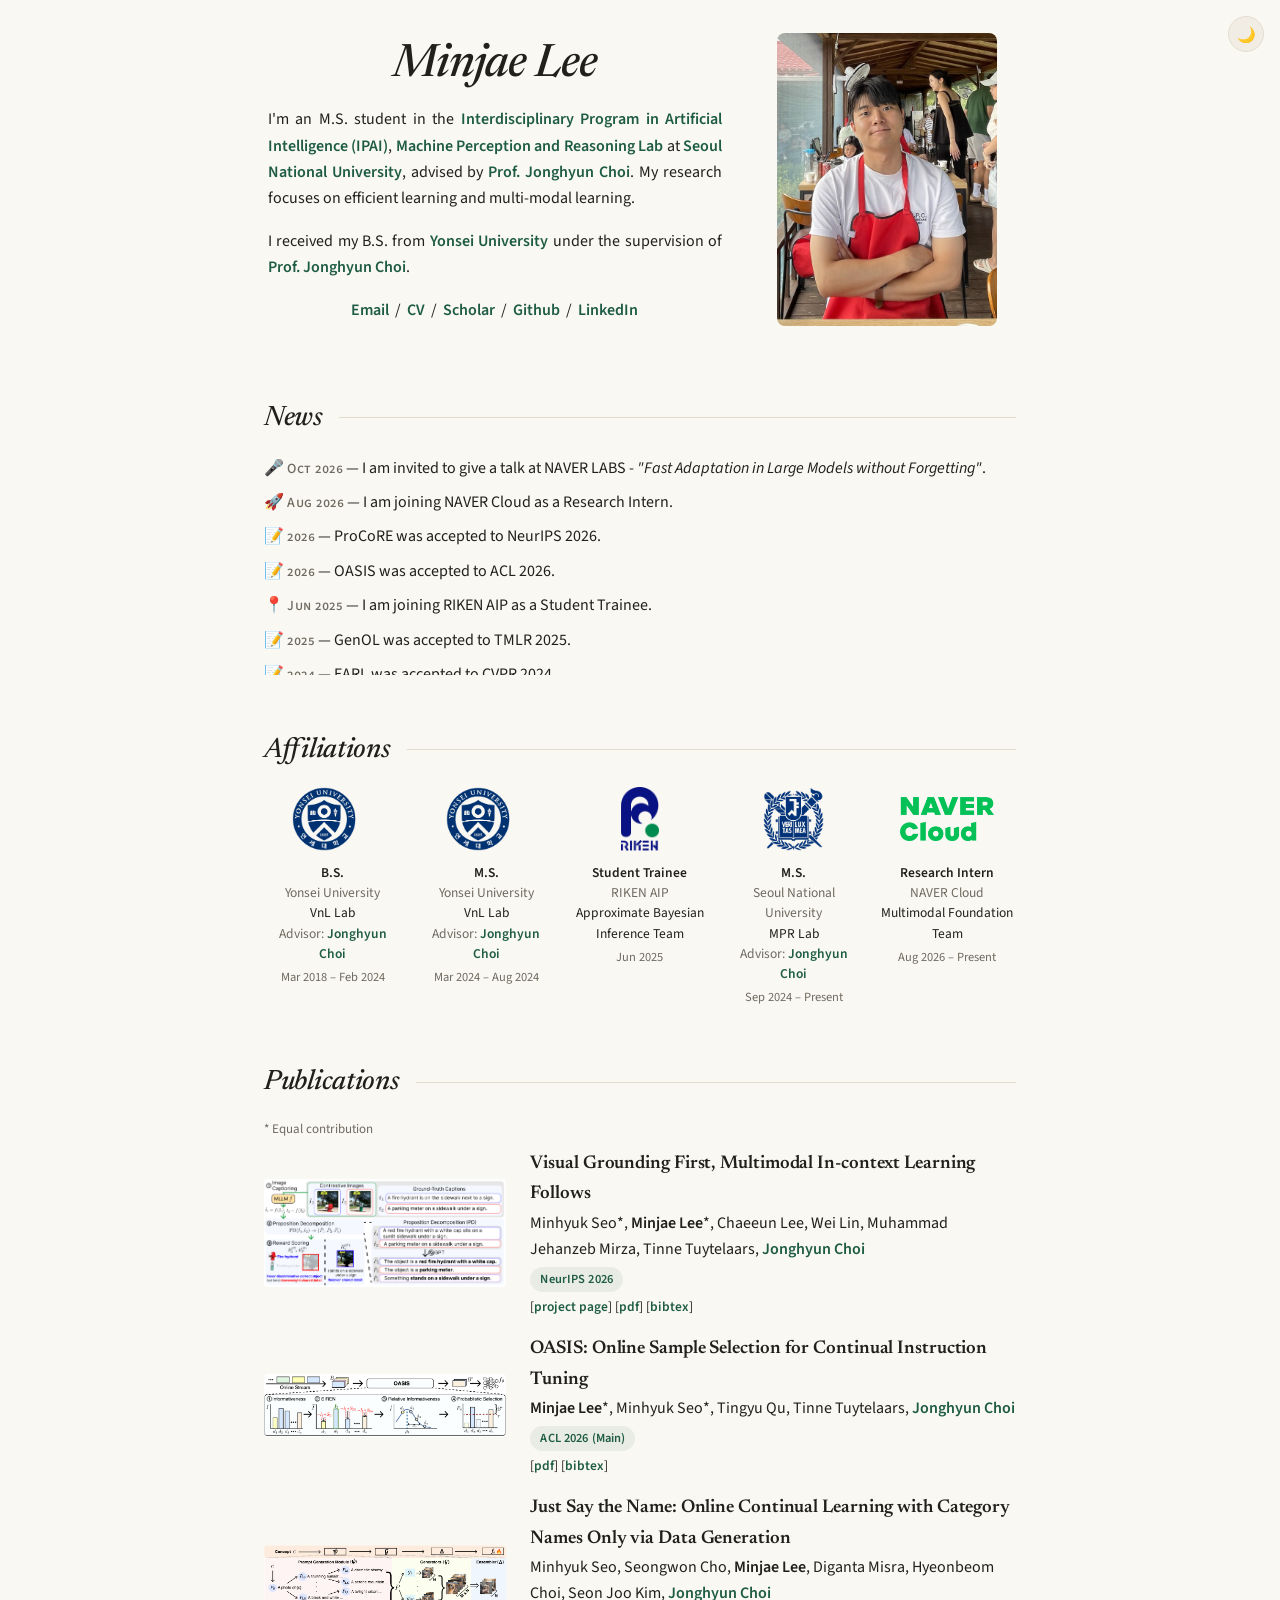
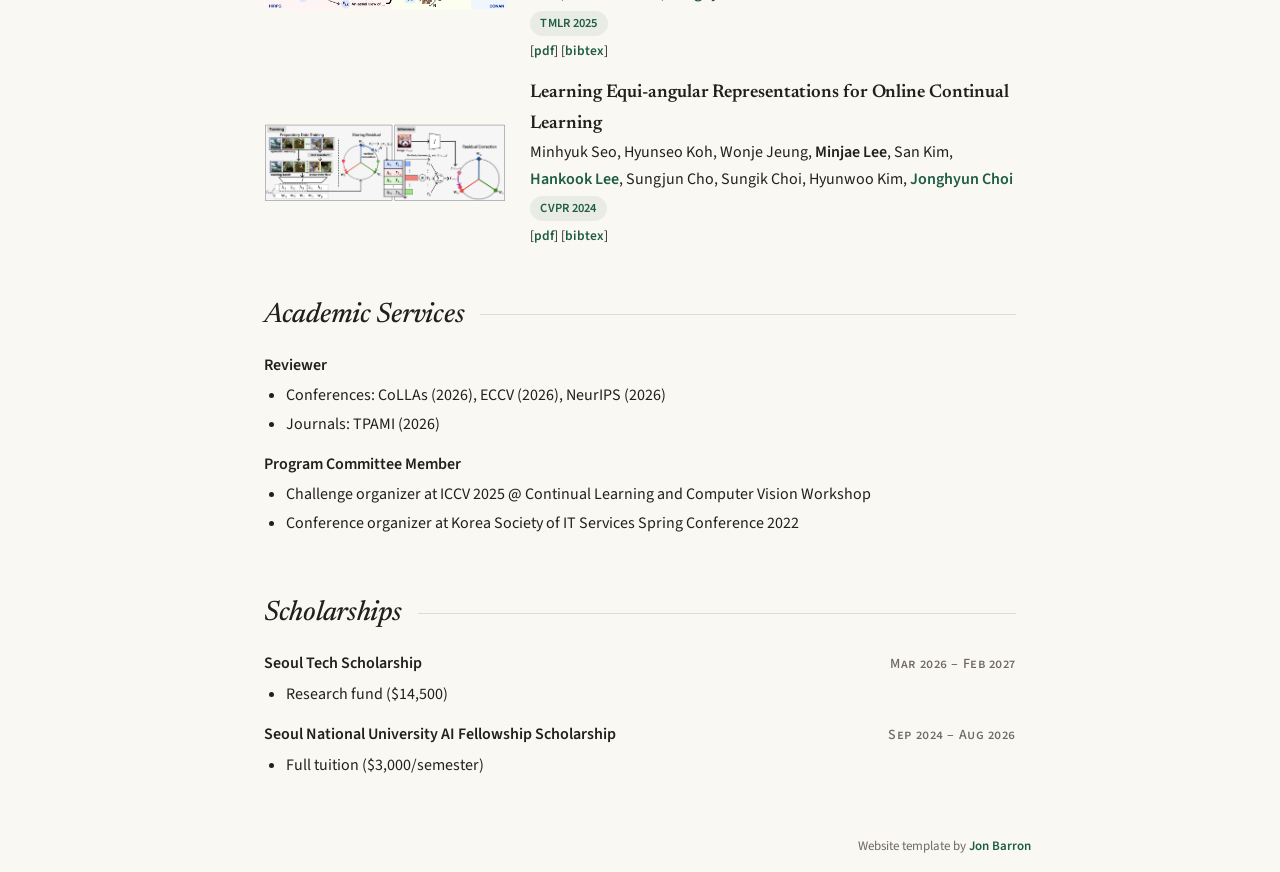
<file: index.html>
<!DOCTYPE HTML>
<html lang="en">
  <head>
    <meta charset="UTF-8">

    <title>Minjae Lee</title>

    <meta name="author" content="Minjae Lee">
    <meta name="viewport" content="width=device-width, initial-scale=1">

    <link rel="preconnect" href="https://fonts.googleapis.com">
    <link rel="preconnect" href="https://fonts.gstatic.com" crossorigin>
    <link href="https://fonts.googleapis.com/css2?family=Newsreader:ital,opsz,wght@0,6..72,400;0,6..72,600;1,6..72,500&family=Source+Sans+3:wght@400;600&display=swap" rel="stylesheet">

    <!-- Bump ?v= whenever stylesheet.css changes, so returning visitors get the new file. -->
    <link rel="stylesheet" type="text/css" href="stylesheet.css?v=2026-11-01e">

    <!-- Apply saved theme before paint to avoid a flash -->
    <script>
      (function () {
        var saved = null;
        try { saved = localStorage.getItem('theme'); } catch (e) {}
        var prefersDark = window.matchMedia && window.matchMedia('(prefers-color-scheme: dark)').matches;
        if (saved === 'dark' || (!saved && prefersDark)) {
          document.documentElement.setAttribute('data-theme', 'dark');
        }
      })();
    </script>
  </head>

  <body>
    <button class="theme-toggle" id="themeToggle" aria-label="Toggle dark mode" title="Toggle dark mode">🌙</button>

    <table style="width:100%;max-width:800px;border:0;border-spacing:0;border-collapse:separate;margin:0 auto;">
      <tbody>
        <tr>
          <td style="padding:0 8px;">

            <!-- ───────────── Header / Profile ───────────── -->
            <table class="stack-mobile" style="width:100%;border:0;border-spacing:0;border-collapse:separate;margin:0 auto;">
              <tbody>
                <tr>
                  <td style="padding:2.5%;width:63%;vertical-align:middle;">
                    <p class="name">Minjae Lee</p>
                    <p>
                      I'm an M.S. student in the
                      <a href="https://gsai.snu.ac.kr/">Interdisciplinary Program in Artificial Intelligence (IPAI)</a>,
                      <a href="https://mpr.snu.ac.kr/">Machine Perception and Reasoning Lab</a>
                      at <a href="https://en.snu.ac.kr/">Seoul National University</a>, advised by
                      <a href="http://ppolon.github.io/">Prof. Jonghyun Choi</a>.
                      My research focuses on efficient learning and multi-modal learning.
                    </p>
                    <p>
                      I received my B.S. from <a href="https://www.yonsei.ac.kr/en_sc/">Yonsei University</a>
                      under the supervision of <a href="http://ppolon.github.io/">Prof. Jonghyun Choi</a>.
                    </p>
                    <p class="profile-links">
                      <a href="mailto:mj1020@snu.ac.kr">Email</a> &nbsp;/&nbsp;
                      <a href="personal/CV.pdf">CV</a> &nbsp;/&nbsp;
                      <a href="https://scholar.google.com/citations?hl=ko&user=YWWOFx0AAAAJ">Scholar</a> &nbsp;/&nbsp;
                      <a href="https://github.com/98minjae/">Github</a> &nbsp;/&nbsp;
                      <a href="https://www.linkedin.com/in/minjae-lee-307102210/">LinkedIn</a>
                    </p>
                  </td>
                  <td style="padding:2.5%;width:37%;vertical-align:middle;">
                    <a href="personal/profile.jpg">
                      <img src="personal/profile.jpg" alt="profile photo" class="profile-photo">
                    </a>
                  </td>
                </tr>
              </tbody>
            </table>

            <!-- ───────────── News ─────────────
                 Add new items at the top. Swap the year for "Mon YYYY" if you like. -->
            <table class="section-wrap" style="width:100%;border:0;border-spacing:0;border-collapse:separate;margin:0 auto;">
              <tbody>
                <tr>
                  <td style="padding:16px;">
                    <h2>News</h2>
                    <ul class="news-list" tabindex="0" aria-label="News (scrollable)">
                      <li>🎤 <span class="news-date">Oct 2026</span> — I am invited to give a talk at NAVER LABS - <em>"Fast Adaptation in Large Models without Forgetting"</em>.</li>
                      <li>🚀 <span class="news-date">Aug 2026</span> — I am joining NAVER Cloud as a Research Intern.</li>
                      <li>📝 <span class="news-date">2026</span> — ProCoRE was accepted to NeurIPS&nbsp;2026.</li>
                      <li>📝 <span class="news-date">2026</span> — OASIS was accepted to ACL&nbsp;2026.</li>
                      <li>📍 <span class="news-date">Jun 2025</span> — I am joining RIKEN AIP as a Student Trainee.</li>
                      <li>📝 <span class="news-date">2025</span> — GenOL was accepted to TMLR&nbsp;2025.</li>
                      <li>📝 <span class="news-date">2024</span> — EARL was accepted to CVPR&nbsp;2024.</li>
                    </ul>
                  </td>
                </tr>
              </tbody>
            </table>

            <!-- ───────────── Affiliations ───────────── -->
            <table class="section-wrap" style="width:100%;border:0;border-spacing:0;border-collapse:separate;margin:0 auto;">
              <tbody>
                <tr>
                  <td style="padding:16px;">
                    <h2>Affiliations</h2>
                    <div class="affiliations">
                      <div class="aff-card">
                        <div class="aff-logo"><img src="images/yonsei.png" alt="Yonsei University"></div>
                        <div class="aff-text">
                          <div class="aff-role">B.S.</div>
                          <div class="aff-where">Yonsei University</div>
                          <div class="aff-where2">VnL Lab</div>
                          <div class="aff-pi">Advisor: <a href="http://ppolon.github.io/">Jonghyun Choi</a></div>
                          <span class="aff-date">Mar 2018 – Feb 2024</span>
                        </div>
                      </div>
                      <div class="aff-card">
                        <div class="aff-logo"><img src="images/yonsei.png" alt="Yonsei University"></div>
                        <div class="aff-text">
                          <div class="aff-role">M.S.</div>
                          <div class="aff-where">Yonsei University</div>
                          <div class="aff-where2">VnL Lab</div>
                          <div class="aff-pi">Advisor: <a href="http://ppolon.github.io/">Jonghyun Choi</a></div>
                          <span class="aff-date">Mar 2024 – Aug 2024</span>
                        </div>
                      </div>
                      <div class="aff-card">
                        <div class="aff-logo"><img src="images/riken.png" alt="RIKEN"></div>
                        <div class="aff-text">
                          <div class="aff-role">Student Trainee</div>
                          <div class="aff-where">RIKEN AIP</div>
                          <div class="aff-where2">Approximate Bayesian Inference Team</div>
                          <span class="aff-date">Jun 2025</span>
                        </div>
                      </div>
                      <div class="aff-card">
                        <div class="aff-logo"><img src="images/snu-crop.png" alt="Seoul National University"></div>
                        <div class="aff-text">
                          <div class="aff-role">M.S.</div>
                          <div class="aff-where">Seoul National University</div>
                          <div class="aff-where2">MPR Lab</div>
                          <div class="aff-pi">Advisor: <a href="http://ppolon.github.io/">Jonghyun Choi</a></div>
                          <span class="aff-date">Sep 2024 – Present</span>
                        </div>
                      </div>
                      <div class="aff-card">
                        <div class="aff-logo aff-logo--wide"><img src="images/navercloud-crop.jpeg" alt="NAVER Cloud"></div>
                        <div class="aff-text">
                          <div class="aff-role">Research Intern</div>
                          <div class="aff-where">NAVER Cloud</div>
                          <div class="aff-where2">Multimodal Foundation Team</div>
                          <span class="aff-date">Aug 2026 – Present</span>
                        </div>
                      </div>
                    </div>
                  </td>
                </tr>
              </tbody>
            </table>

            <!-- ───────────── Publications ───────────── -->
            <table class="section-wrap" style="width:100%;border:0;border-spacing:0;border-collapse:separate;margin:0 auto;">
              <tbody>
                <tr>
                  <td style="padding:16px 16px 0;"><h2>Publications</h2></td>
                </tr>
                <tr>
                  <td style="padding:0 0 0 16px;font-size:13px;color:var(--text-muted);">* Equal contribution</td>
                </tr>
              </tbody>
            </table>

            <table class="stack-mobile" style="width:100%;border:0;border-spacing:0;border-collapse:separate;margin:0 auto;">
              <tbody>

                <tr class="paper-row">
                  <td style="padding:16px;width:35%;vertical-align:middle;">
                    <img src="papers/min2024just/min2026procore.png" class="paper-img" alt="Visual Grounding First thumbnail">
                  </td>
                  <td style="padding:8px 16px 8px 8px;width:65%;vertical-align:middle;">
                    <a href="projects/ProCoRe/">
                      <span class="papertitle">Visual Grounding First, Multimodal In-context Learning Follows</span>
                    </a><br>
                    Minhyuk Seo*, <strong>Minjae Lee</strong>*, Chaeeun Lee, Wei Lin, Muhammad Jehanzeb Mirza, Tinne Tuytelaars,
                    <a href="http://ppolon.github.io/">Jonghyun Choi</a><br>
                    <span class="venue-badge venue-badge--accepted">NeurIPS 2026</span>
                    <div class="paper-links">
                      [<a href="projects/ProCoRe/">project page</a>]
                      [<a href="https://arxiv.org/abs/2610.30592">pdf</a>]
                      [<a href="papers/min2024just/min2026procore.bib">bibtex</a>]
                    </div>
                  </td>
                </tr>

                <tr class="paper-row">
                  <td style="padding:16px;width:35%;vertical-align:middle;">
                    <img src="papers/min2024just/min2026oasis.png" class="paper-img" alt="OASIS thumbnail">
                  </td>
                  <td style="padding:8px 16px 8px 8px;width:65%;vertical-align:middle;">
                    <a href="https://aclanthology.org/2026.acl-long.158.pdf">
                      <span class="papertitle">OASIS: Online Sample Selection for Continual Instruction Tuning</span>
                    </a><br>
                    <strong>Minjae Lee</strong>*, Minhyuk Seo*, Tingyu Qu, Tinne Tuytelaars,
                    <a href="http://ppolon.github.io/">Jonghyun Choi</a><br>
                    <span class="venue-badge venue-badge--accepted">ACL 2026 (Main)</span>
                    <div class="paper-links">
                      [<a href="https://aclanthology.org/2026.acl-long.158.pdf">pdf</a>]
                      [<a href="papers/min2024just/min2026oasis.bib">bibtex</a>]
                    </div>
                  </td>
                </tr>

                <tr class="paper-row">
                  <td style="padding:16px;width:35%;vertical-align:middle;">
                    <img src="papers/min2024just/min2024just.png" class="paper-img" alt="Just Say the Name thumbnail">
                  </td>
                  <td style="padding:8px 16px 8px 8px;width:65%;vertical-align:middle;">
                    <a href="https://arxiv.org/abs/2403.10853">
                      <span class="papertitle">Just Say the Name: Online Continual Learning with Category Names Only via Data Generation</span>
                    </a><br>
                    Minhyuk Seo, Seongwon Cho, <strong>Minjae Lee</strong>, Diganta Misra, Hyeonbeom Choi, Seon Joo Kim,
                    <a href="http://ppolon.github.io/">Jonghyun Choi</a><br>
                    <span class="venue-badge venue-badge--accepted">TMLR 2025</span>
                    <div class="paper-links">
                      [<a href="https://arxiv.org/pdf/2403.10853.pdf">pdf</a>]
                      [<a href="papers/min2024just/min2024just.bib">bibtex</a>]
                    </div>
                  </td>
                </tr>

                <tr class="paper-row">
                  <td style="padding:16px;width:35%;vertical-align:middle;">
                    <img src="papers/min2024just/min2024learning.png" class="paper-img" alt="EARL thumbnail">
                  </td>
                  <td style="padding:8px 16px 8px 8px;width:65%;vertical-align:middle;">
                    <a href="https://arxiv.org/abs/2404.01628">
                      <span class="papertitle">Learning Equi-angular Representations for Online Continual Learning</span>
                    </a><br>
                    Minhyuk Seo, Hyunseo Koh, Wonje Jeung, <strong>Minjae Lee</strong>, San Kim,
                    <a href="http://hankook.github.io/">Hankook Lee</a>, Sungjun Cho, Sungik Choi, Hyunwoo Kim,
                    <a href="http://ppolon.github.io/">Jonghyun Choi</a><br>
                    <span class="venue-badge venue-badge--accepted">CVPR 2024</span>
                    <div class="paper-links">
                      [<a href="https://arxiv.org/pdf/2404.01628.pdf">pdf</a>]
                      [<a href="papers/min2024just/min2024learning.bib">bibtex</a>]
                    </div>
                  </td>
                </tr>

              </tbody>
            </table>

            <!-- ───────────── Academic Services ───────────── -->
            <table class="section-wrap" style="width:100%;border:0;border-spacing:0;border-collapse:separate;margin:0 auto;">
              <tbody>
                <tr>
                  <td style="padding:16px;">
                    <h2>Academic Services</h2>
                    <div class="cv-item">
                      <div class="cv-title">Reviewer</div>
                      <ul class="cv-list">
                        <li>Conferences: CoLLAs (2026), ECCV (2026), NeurIPS (2026)</li>
                        <li>Journals: TPAMI (2026)</li>
                      </ul>
                    </div>
                    <div class="cv-item">
                      <div class="cv-title">Program Committee Member</div>
                      <ul class="cv-list">
                        <li>Challenge organizer at ICCV 2025 @ Continual Learning and Computer Vision Workshop</li>
                        <li>Conference organizer at Korea Society of IT Services Spring Conference 2022</li>
                      </ul>
                    </div>
                  </td>
                </tr>
              </tbody>
            </table>

            <!-- ───────────── Scholarships ───────────── -->
            <table class="section-wrap" style="width:100%;border:0;border-spacing:0;border-collapse:separate;margin:0 auto;">
              <tbody>
                <tr>
                  <td style="padding:16px;">
                    <h2>Scholarships</h2>
                    <div class="cv-item">
                      <div class="cv-row">
                        <span class="cv-title">Seoul Tech Scholarship</span>
                        <span class="news-date">Mar 2026 – Feb 2027</span>
                      </div>
                      <ul class="cv-list"><li>Research fund ($14,500)</li></ul>
                    </div>
                    <div class="cv-item">
                      <div class="cv-row">
                        <span class="cv-title">Seoul National University AI Fellowship Scholarship</span>
                        <span class="news-date">Sep 2024 – Aug 2026</span>
                      </div>
                      <ul class="cv-list"><li>Full tuition ($3,000/semester)</li></ul>
                    </div>
                  </td>
                </tr>
              </tbody>
            </table>

            <!-- ───────────── Awards (hidden; remove the comment markers to show) ─────────────
            <table class="section-wrap" style="width:100%;border:0;border-spacing:0;border-collapse:separate;margin:0 auto;">
              <tbody>
                <tr>
                  <td style="padding:16px;">
                    <h2>Awards</h2>
                    <ul>
                      <li><a href="https://wvcl.vis.xyz/challenges">1st Place in Continual Test-time Adaptation for Object Detection</a> — VCL Workshop @ ICCV 2023
                        [<a href="https://yonseivnl.github.io/research/papers/iccvw23_paper_ttadame.pdf">technical report</a>]</li>
                      <li><a href="https://sites.google.com/view/clvision2024/challenge?authuser=0">2nd Place in Class-Incremental with Repetition (CIR) using Unlabeled Data</a> — 5th CLVISION Workshop @ CVPR 2024</li>
                    </ul>
                  </td>
                </tr>
              </tbody>
            </table>
            -->

            <!-- ───────────── Footer ───────────── -->
            <table style="width:100%;border:0;border-spacing:0;margin:0 auto;">
              <tbody>
                <tr>
                  <td>
                    <br>
                    <p class="footer">
                      Website template by <a href="https://jonbarron.info/">Jon Barron</a>
                    </p>
                  </td>
                </tr>
              </tbody>
            </table>

          </td>
        </tr>
      </tbody>
    </table>

    <!-- Dark-mode toggle -->
    <script>
      (function () {
        var html = document.documentElement;
        var btn = document.getElementById('themeToggle');
        function syncIcon() {
          btn.textContent = html.getAttribute('data-theme') === 'dark' ? '☀️' : '🌙';
        }
        syncIcon();
        btn.addEventListener('click', function () {
          var next = html.getAttribute('data-theme') === 'dark' ? 'light' : 'dark';
          if (next === 'dark') html.setAttribute('data-theme', 'dark');
          else html.removeAttribute('data-theme');
          try { localStorage.setItem('theme', next); } catch (e) {}
          syncIcon();
        });
      })();
    </script>
  </body>
</html>
</file>
<file: stylesheet.css>
/* ─────────────── Theme: Editorial ───────────────
   Newsreader (serif, italic headings) + Source Sans 3 (body).
   Warm paper background, forest-green accent.
   Fonts are loaded from Google Fonts in index.html.
*/
:root {
  --bg: #faf8f3;
  --bg-soft: #f1ede4;
  --text: #22201c;
  --text-muted: #6f6a60;
  --border: #e2dccf;
  --accent: #1f5c45;          /* forest green */
  --accent-hover: #b4532a;    /* terracotta */
  --accent-soft: rgba(31, 92, 69, 0.08);
  --highlight-soft: rgba(180, 83, 42, 0.10);
  --code-font: 'Source Sans 3', 'Helvetica Neue', Arial, sans-serif;
  --ui-font: 'Source Sans 3', 'Helvetica Neue', Arial, sans-serif;
  --display-font: 'Newsreader', Georgia, 'Times New Roman', serif;
}

html[data-theme="dark"] {
  --bg: #161a17;
  --bg-soft: #20261f;
  --text: #ebe7dc;
  --text-muted: #a39e91;
  --border: #323a33;
  --accent: #8fcbab;
  --accent-hover: #f0a37c;
  --accent-soft: rgba(143, 203, 171, 0.12);
  --highlight-soft: rgba(240, 163, 124, 0.14);
}

html, body {
  background: var(--bg);
  color: var(--text);
  margin: 0;
  transition: background 0.2s ease, color 0.2s ease;
}

a {
  color: var(--accent);
  font-weight: 600;
  text-decoration: none;
  transition: color 0.15s ease;
}
a:focus,
a:hover {
  color: var(--accent-hover);
}

body, td, th, tr, p {
  font-family: var(--ui-font);
  font-size: 16px;
  line-height: 1.65;
  color: var(--text);
}

p { text-align: justify; }

strong {
  font-weight: 600;
}

h2 {
  margin: 0 0 14px 0;
  font-family: var(--display-font);
  font-size: 28px;
  font-weight: 500;
  font-style: italic;
  letter-spacing: -0.01em;
  display: flex;
  align-items: center;
  gap: 16px;
  color: var(--text);
}
/* Thin rule running to the right of each section title */
h2::after {
  content: '';
  flex: 1;
  height: 1px;
  background: var(--border);
}

.name {
  padding-top: 20px;
  margin: 0 0 12px 0;
  font-family: var(--display-font);
  font-size: 46px;
  font-weight: 500;
  font-style: italic;
  letter-spacing: -0.02em;
  line-height: 1.1;
  text-align: center;
  color: var(--text);
}

.profile-links {
  text-align: center;
}

.profile-photo {
  width: 100%;
  max-width: 220px;
  height: auto;
  border-radius: 8px;
  display: block;
  margin: 0 auto;
}

/* ── Section dividers ── */
.section-wrap {
  margin-top: 20px !important;
}

/* ── Paper rows ── */
.papertitle {
  font-family: var(--display-font);
  font-size: 18.5px;
  font-weight: 600;
  letter-spacing: -0.005em;
  color: var(--text);
}
a:hover .papertitle {
  color: var(--accent-hover);
}
.paper-row td {
  transition: background 0.15s ease;
  border-radius: 6px;
}
.paper-row:hover td {
  background: var(--bg-soft);
}
.paper-img {
  display: block;
  width: 100%;
  height: auto;
  border-radius: 4px;
}
.paper-links {
  font-size: 13.5px;
}

/* ── Venue badges ── */
.venue-badge {
  display: inline-block;
  padding: 2px 10px;
  border-radius: 999px;
  font-size: 12.5px;
  font-weight: 600;
  letter-spacing: 0.01em;
  line-height: 1.7;
  vertical-align: middle;
  margin: 4px 4px 4px 0;
  white-space: nowrap;
}
.venue-badge--accepted {
  background: var(--accent-soft);
  color: var(--accent);
}
.venue-badge--upcoming {
  background: var(--highlight-soft);
  color: var(--accent-hover);
}
.venue-badge--preprint {
  background: var(--bg-soft);
  color: var(--text-muted);
  border: 1px solid var(--border);
}

/* ── News list ── */
.news-list {
  list-style-type: none;
  margin: 0;
  padding: 0 12px 0 0;
  max-height: 220px;
  overflow-y: auto;
  overscroll-behavior: contain;
}
.news-list:focus-visible {
  outline: 2px solid var(--accent);
  outline-offset: 3px;
}
.news-list li {
  margin-bottom: 8px;
}
.news-date {
  font-family: var(--code-font);
  font-size: 14px;
  color: var(--text-muted);
  font-weight: 500;
  font-variant: small-caps;
  letter-spacing: 0.04em;
}

/* ── Education / affiliations ── */
.affiliations {
  display: grid;
  grid-template-columns: repeat(auto-fit, minmax(130px, 1fr));
  gap: 24px 16px;
  margin-top: 12px;
}
.aff-card {
  display: flex;
  flex-direction: column;
  align-items: center;
  text-align: center;
}
.aff-logo {
  height: 64px;
  width: 100%;
  display: flex;
  align-items: center;
  justify-content: center;
  margin-bottom: 12px;
}
.aff-logo img {
  max-height: 64px;
  max-width: 100%;
  object-fit: contain;
  mix-blend-mode: multiply;   /* hides light-gray logo backgrounds */
}
/* Wide text logos look oversized at full height */
.aff-logo--wide img {
  max-height: 44px;
}
/* Dark mode: put logos on a white tile so dark-blue marks stay visible */
html[data-theme="dark"] .aff-logo img {
  mix-blend-mode: normal;
  background: #fff;
  padding: 6px;
  border-radius: 8px;
  box-sizing: border-box;
}
.aff-placeholder {
  display: flex;
  align-items: center;
  justify-content: center;
  height: 56px;
  width: 100%;
  border: 1px dashed var(--border);
  border-radius: 6px;
  font-size: 12px;
  font-weight: 500;
  color: var(--text-muted);
  background: var(--bg-soft);
}
.aff-text {
  font-size: 13.5px;
  line-height: 1.5;
}
.aff-role { font-weight: 600; }
.aff-where,
.aff-pi { color: var(--text-muted); }
.aff-date {
  display: block;
  margin-top: 4px;
  font-family: var(--code-font);
  font-size: 12.5px;
  color: var(--text-muted);
}

/* ── Dark mode toggle ── */
.theme-toggle {
  position: fixed;
  top: 16px;
  right: 16px;
  z-index: 100;
  width: 36px;
  height: 36px;
  border-radius: 999px;
  background: var(--bg-soft);
  border: 1px solid var(--border);
  color: var(--text);
  cursor: pointer;
  font-size: 15px;
  line-height: 1;
  display: flex;
  align-items: center;
  justify-content: center;
  transition: border-color 0.15s ease, transform 0.15s ease;
}
.theme-toggle:hover {
  border-color: var(--accent);
  transform: translateY(-1px);
}

.footer {
  text-align: right;
  font-size: small;
  color: var(--text-muted);
}

/* ── Phone layout: stack header and paper rows ── */
@media (max-width: 600px) {
  .stack-mobile,
  .stack-mobile > tbody,
  .stack-mobile > tbody > tr,
  .stack-mobile > tbody > tr > td {
    display: block;
    width: 100% !important;
    box-sizing: border-box;
  }
  .paper-img { max-width: 320px; margin: 0 auto; }
  .name { font-size: 38px; }
}

/* ── Academic services / scholarships ── */
.cv-item {
  margin-bottom: 14px;
}
.cv-item:last-child {
  margin-bottom: 0;
}
.cv-row {
  display: flex;
  justify-content: space-between;
  align-items: baseline;
  gap: 12px;
  flex-wrap: wrap;
}
.cv-title {
  font-weight: 600;
}
.cv-list {
  margin: 4px 0 0 0;
  padding-left: 1.4em;
}
.cv-list li {
  margin-bottom: 2px;
}
</file>
